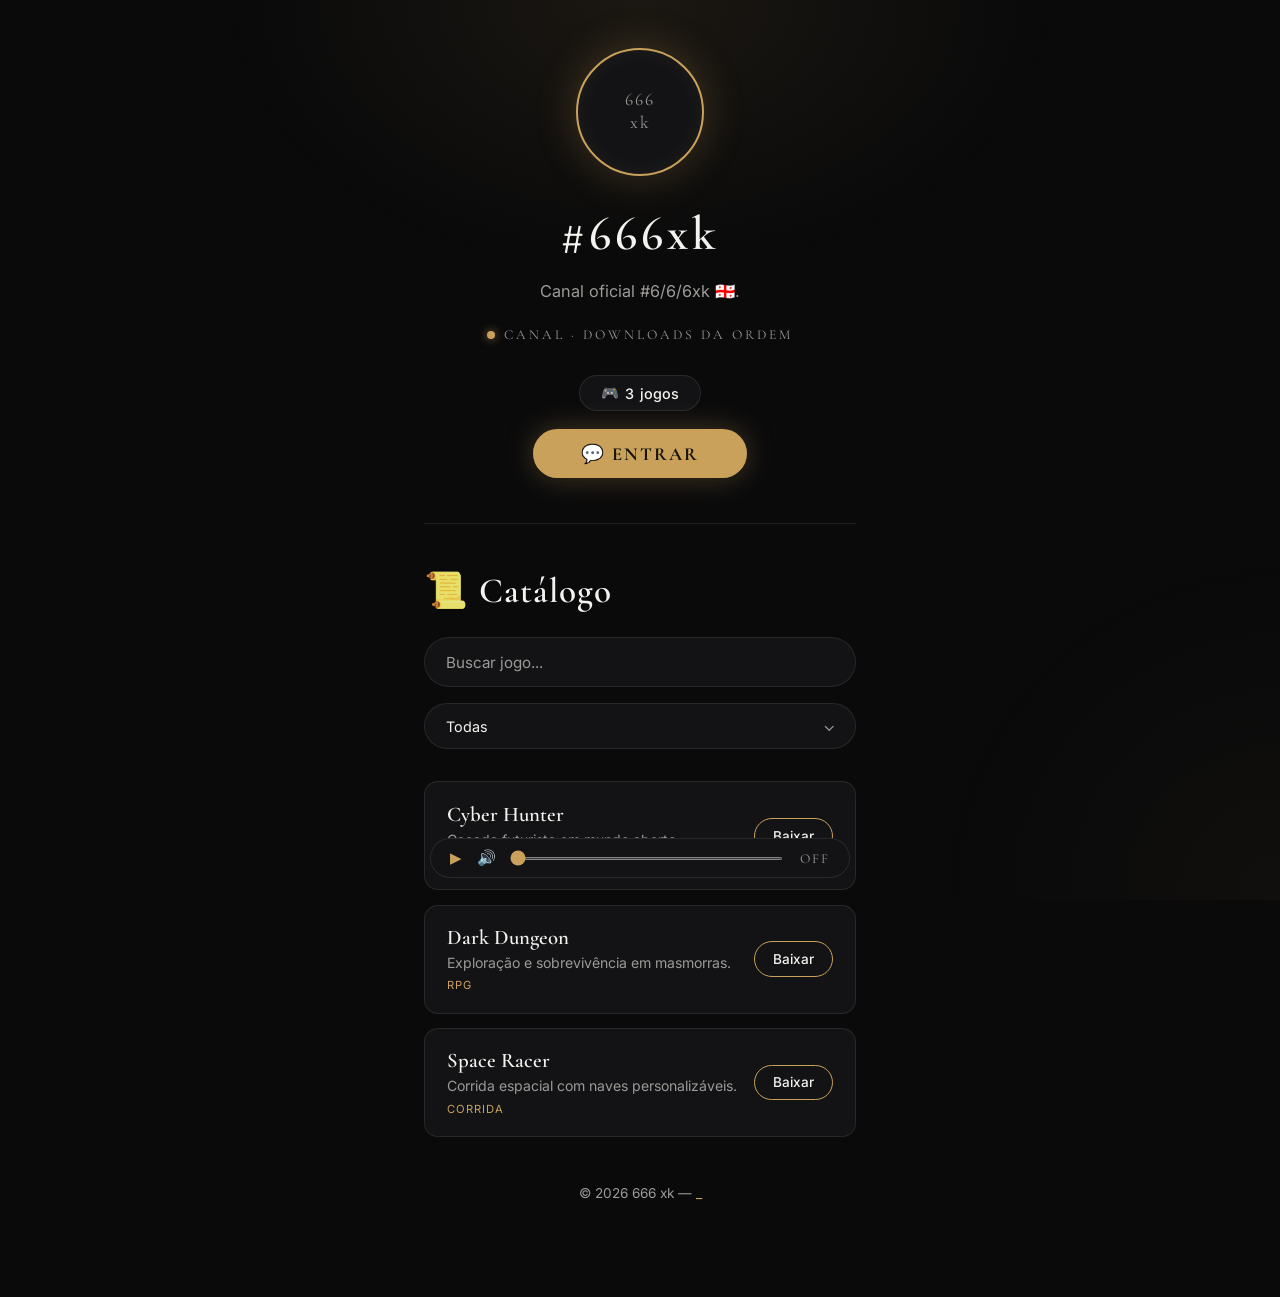
<file: index.html>
<!DOCTYPE html>
<html lang="pt-BR">
<head>
  <meta charset="UTF-8" />
  <meta name="viewport" content="width=device-width, initial-scale=1.0" />
  <title>666 xk — Catálogo</title>
  <link rel="preconnect" href="https://fonts.googleapis.com">
  <link rel="preconnect" href="https://fonts.gstatic.com" crossorigin>
  <link href="https://fonts.googleapis.com/css2?family=Cormorant+Garamond:ital,wght@0,500;0,600;0,700;1,500&family=Inter:wght@400;500;600&display=swap" rel="stylesheet">
  <link rel="stylesheet" href="style.css">
</head>
<body>

  <div class="bg-glow"></div>

  <main class="page">

    <!-- CANAL -->
    <section class="channel">
      <div class="avatar">
        <span>666<br>xk</span>
      </div>

      <h1 class="channel-title">
        <span class="hash">#</span><span class="num">666</span><span class="xk">xk</span>
      </h1>

      <p class="channel-desc">Canal oficial #6/6/6xk 🇬🇪.</p>

      <div class="channel-meta">
        <span class="dot"></span>
        <span>Canal &middot; Downloads da Ordem</span>
      </div>

      <div class="channel-actions">
        <span class="pill" id="games-count-pill">🎮 <span id="games-count">0</span> jogos</span>
        <a href="https://whatsapp.com/channel/0029Vb8XsOg7dmeZYaHEhg3p" target="_blank" class="btn-entrar">💬 Entrar</a>
      </div>
    </section>

    <hr class="divider">

    <!-- CATALOGO -->
    <section class="catalogo">
      <h2 class="catalogo-title"><span class="scroll">📜</span> Catálogo</h2>

      <input type="text" id="search-input" class="search-input" placeholder="Buscar jogo...">

      <div class="select-wrap">
        <select id="category-select" class="category-select">
          <option value="todas">Todas</option>
        </select>
        <span class="select-arrow">⌄</span>
      </div>

      <div class="games-grid" id="games-grid"></div>
      <p class="empty-msg" id="empty-msg" style="display:none;">Nenhum jogo encontrado.</p>
    </section>

    <footer class="site-footer">
      <p>© 2026 666 xk — <span class="blink">_</span></p>
    </footer>
  </main>

  <!-- PLAYER -->
  <div class="audio-bar">
    <button class="audio-btn" id="play-btn" aria-label="Tocar música">▶</button>
    <button class="audio-btn" id="mute-btn" aria-label="Mudo">🔊</button>
    <input type="range" id="volume-slider" class="volume-slider" min="0" max="100" value="0">
    <span class="audio-state" id="audio-state">OFF</span>
  </div>

  <script src="script.js"></script>
</body>
</html>
</file>
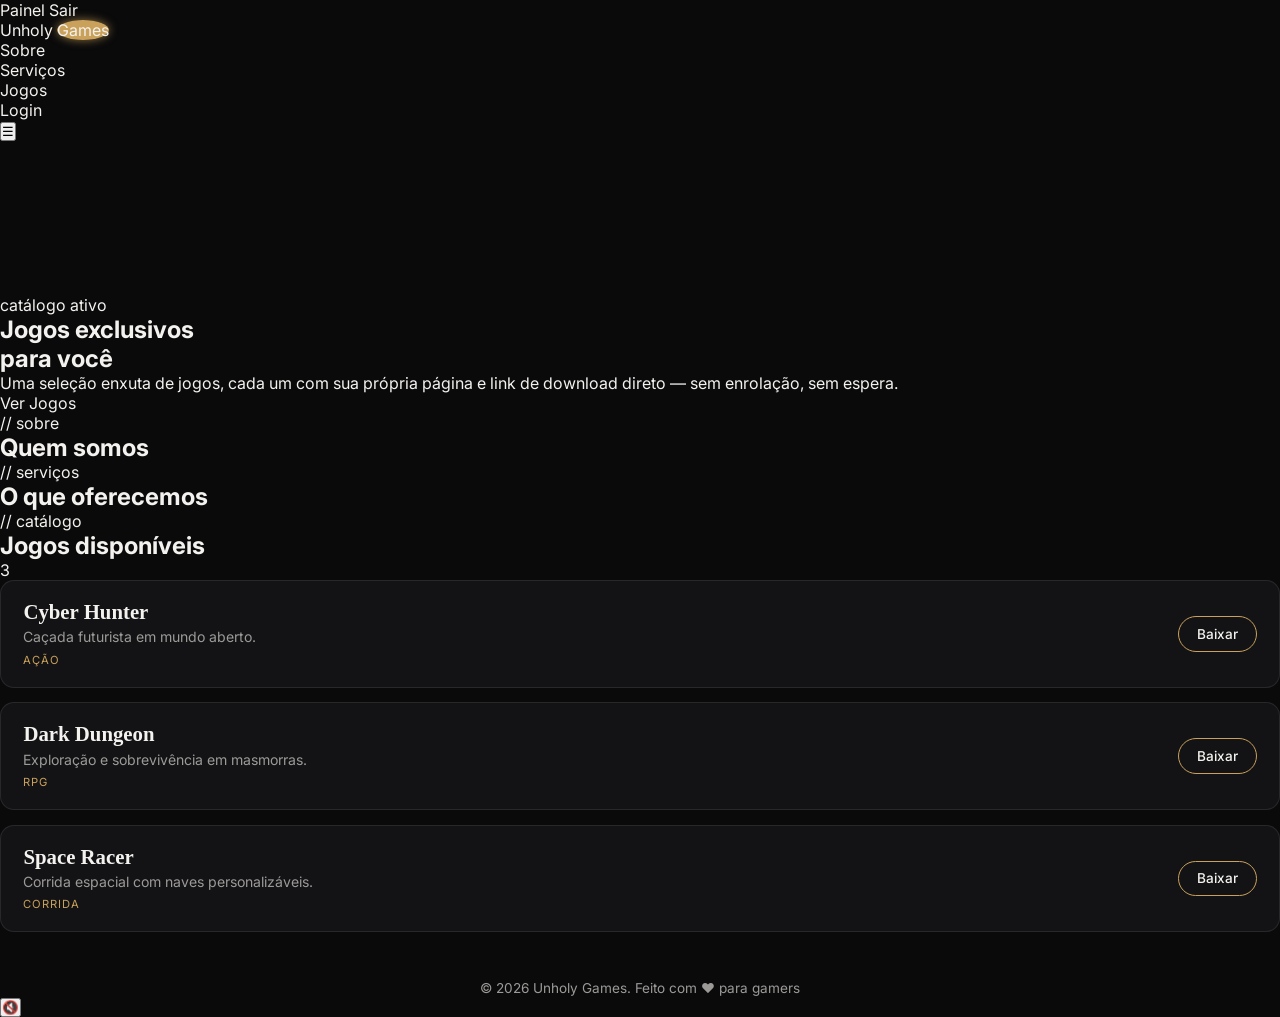
<file: Index.html>
<!DOCTYPE html>
<html lang="pt-BR">
<head>
<meta charset="UTF-8" />
<meta name="viewport" content="width=device-width, initial-scale=1.0" />
<title>Unholy Games — Jogos exclusivos para você</title>
<meta name="description" content="Catálogo de jogos exclusivos com download direto e link único por título." />
<link rel="preconnect" href="https://fonts.googleapis.com">
<link rel="preconnect" href="https://fonts.gstatic.com" crossorigin>
<link href="https://fonts.googleapis.com/css2?family=Inter:wght@400;500;600;700;800&display=swap" rel="stylesheet">
<link rel="stylesheet" href="style.css">
</head>
<body>

<div class="admin-bar">
  <div class="container">
    <a href="admin.html">Painel</a>
    <a href="#" class="admin-logout">Sair</a>
  </div>
</div>

<header class="site-header">
  <div class="container">
    <a class="logo" href="index.html">Unholy <span class="dot">Games</span></a>
    <nav>
      <ul class="nav-links">
        <li><a href="#sobre">Sobre</a></li>
        <li><a href="#servicos">Serviços</a></li>
        <li><a href="#jogos">Jogos</a></li>
        <li><a href="admin.html">Login</a></li>
      </ul>
    </nav>
    <button class="nav-toggle" aria-label="Abrir menu">☰</button>
  </div>
</header>

<section class="hero">
  <canvas id="matrix-canvas"></canvas>
  <div class="container">
    <p class="hero-eyebrow">catálogo ativo</p>
    <h1>Jogos exclusivos<br>para você</h1>
    <p>Uma seleção enxuta de jogos, cada um com sua própria página e link de download direto — sem enrolação, sem espera.</p>
    <a href="#jogos" class="btn btn-primary">Ver Jogos</a>
  </div>
</section>

<section class="section" id="sobre">
  <div class="container">
    <p class="section-tag">// sobre</p>
    <h2 class="section-title">Quem somos</h2>
    <div class="about-grid">
      <div>
        <p class="prose" id="about-text"></p>
      </div>
      <div class="media">
        <img id="about-image" alt="Imagem sobre a Unholy Games" style="display:none;">
      </div>
    </div>
  </div>
</section>

<section class="section" id="servicos">
  <div class="container">
    <p class="section-tag">// serviços</p>
    <h2 class="section-title">O que oferecemos</h2>
    <div class="services-grid">
      <div class="media">
        <img id="services-image" alt="Imagem dos serviços" style="display:none;">
      </div>
      <div>
        <p class="prose" id="services-text"></p>
      </div>
    </div>
  </div>
</section>

<section class="section" id="jogos" style="border-bottom:none;">
  <div class="container">
    <p class="section-tag">// catálogo</p>
    <div class="games-toolbar">
      <h2 class="section-title" style="margin-bottom:0;">Jogos disponíveis</h2>
      <span class="games-count" id="games-count"></span>
    </div>
    <div class="games-grid" id="games-grid"></div>
  </div>
</section>

<footer class="site-footer">
  <div class="container">© 2026 Unholy Games. Feito com ❤️ para gamers</div>
</footer>

<button class="music-toggle" id="music-toggle" aria-label="Ativar ou desativar música">🔇</button>

<script src="script.js"></script>
</body>
        </html>
</file>
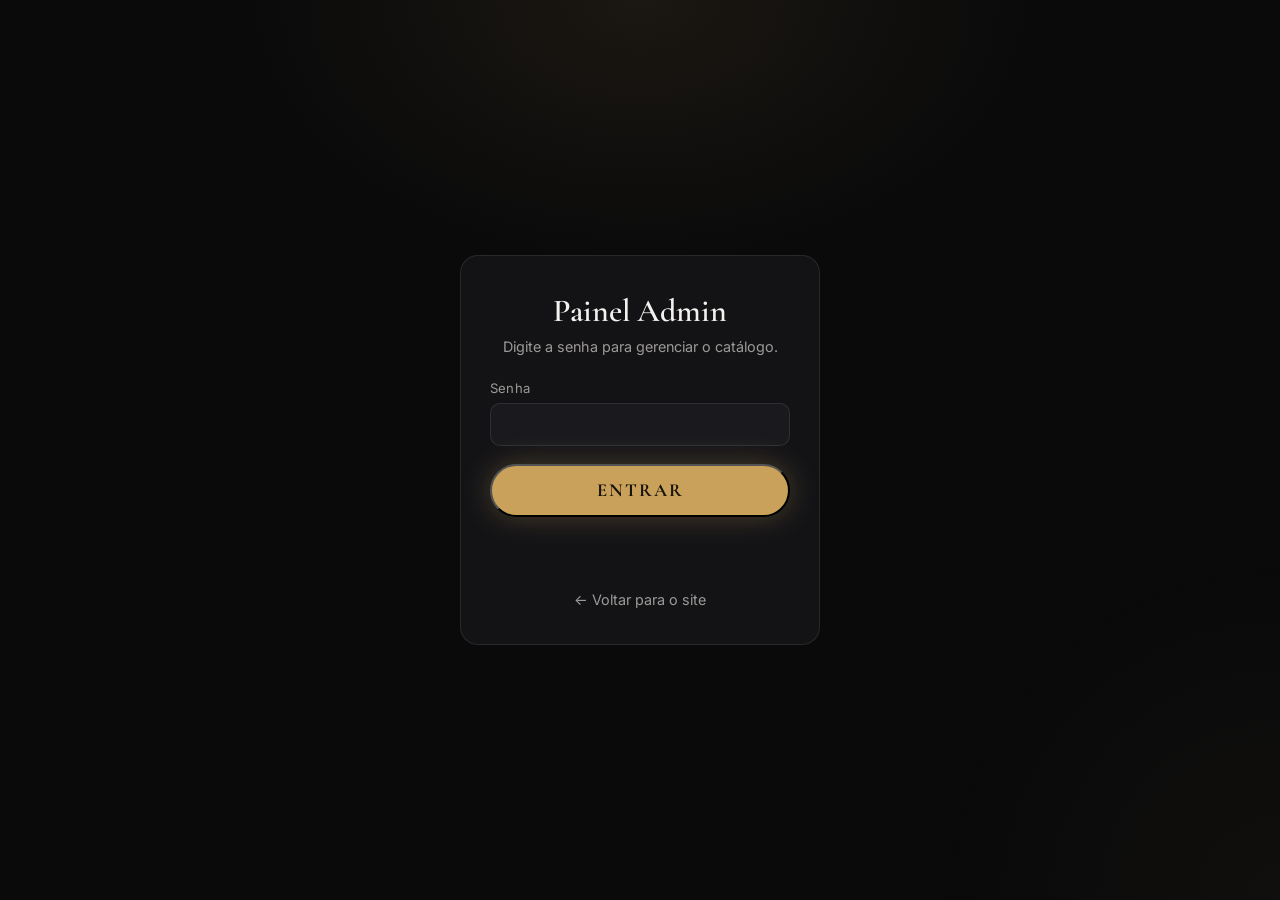
<file: admin.html>
<!DOCTYPE html>
<html lang="pt-BR">
<head>
<meta charset="UTF-8" />
<meta name="viewport" content="width=device-width, initial-scale=1.0" />
<title>Painel Admin — 666 xk</title>
<meta name="robots" content="noindex">
<link rel="preconnect" href="https://fonts.googleapis.com">
<link rel="preconnect" href="https://fonts.gstatic.com" crossorigin>
<link href="https://fonts.googleapis.com/css2?family=Cormorant+Garamond:ital,wght@0,500;0,600;0,700;1,500&family=Inter:wght@400;500;600&display=swap" rel="stylesheet">
<link rel="stylesheet" href="style.css">
</head>
<body>

<div class="bg-glow"></div>

<!-- ============ LOGIN ============ -->
<div class="login-wrap" id="login-wrap">
  <div class="login-card">
    <h1>Painel Admin</h1>
    <p class="hint">Digite a senha para gerenciar o catálogo.</p>
    <form id="login-form">
      <div class="field">
        <label for="login-password">Senha</label>
        <input type="password" id="login-password" autocomplete="current-password" required />
      </div>
      <button type="submit" class="btn-entrar btn-block">Entrar</button>
      <p class="error-msg" id="login-error"></p>
    </form>
    <p class="back-link-wrap"><a href="index.html" class="back-link">← Voltar para o site</a></p>
  </div>
</div>

<!-- ============ ADMIN SHELL ============ -->
<div class="admin-shell" id="admin-shell" style="display:none;">
  <header class="admin-header">
    <div class="admin-header-inner">
      <a class="admin-logo" href="index.html">666 <span class="xk">xk</span></a>
      <button class="btn-outline-sm" id="logout-btn">Sair</button>
    </div>
  </header>

  <div class="admin-layout">
    <nav class="admin-nav">
      <button class="active" data-panel="panel-add-game">🎮 Adicionar Jogo</button>
      <button data-panel="panel-games">📋 Lista de Jogos</button>
      <button data-panel="panel-backup">💾 Backup</button>
      <button data-panel="panel-password">🔑 Senha</button>
    </nav>

    <main class="admin-main">

      <!-- ADD GAME -->
      <section class="panel active" id="panel-add-game">
        <h2>Adicionar Jogo</h2>
        <p class="desc">Publique um jogo novo — ele aparece direto no catálogo do site (neste navegador).</p>
        <form id="game-form" class="card">
          <div class="field">
            <label for="game-title">Título do jogo *</label>
            <input type="text" id="game-title" required />
          </div>
          <div class="field">
            <label for="game-category">Categoria</label>
            <input type="text" id="game-category" placeholder="Ex: Ação, RPG, Corrida" />
          </div>
          <div class="field">
            <label for="game-download-url">Link de download (URL do arquivo) *</label>
            <input type="url" id="game-download-url" placeholder="https://exemplo.com/arquivo.zip" required />
          </div>
          <div class="field">
            <label for="game-description">Descrição</label>
            <textarea id="game-description"></textarea>
          </div>
          <div class="field">
            <label for="game-cover-url">URL da capa (opcional)</label>
            <input type="url" id="game-cover-url" placeholder="https://exemplo.com/capa.jpg" />
          </div>
          <div class="field">
            <label for="game-size">Tamanho do arquivo (opcional)</label>
            <input type="text" id="game-size" placeholder="Ex: 2.4 GB" />
          </div>
          <button type="submit" class="btn-entrar">Publicar jogo</button>
        </form>
      </section>

      <!-- GAMES LIST -->
      <section class="panel" id="panel-games">
        <h2>Lista de Jogos <span class="count-tag">(<span id="games-total">0</span>)</span></h2>
        <p class="desc">Copie o link único de cada jogo pra compartilhar, ou exclua um título do catálogo.</p>
        <div class="card" id="games-list"></div>
      </section>

      <!-- BACKUP -->
      <section class="panel" id="panel-backup">
        <h2>Backup</h2>
        <p class="desc">Exporte todos os jogos num arquivo JSON, ou importe um backup existente (útil pra levar o catálogo pra outro navegador/aparelho).</p>
        <div class="card">
          <div class="field">
            <label>Exportar dados</label>
            <button type="button" class="btn-entrar" id="export-btn">⬇ Exportar backup (.json)</button>
          </div>
          <div class="field">
            <label for="import-input">Importar dados</label>
            <input type="file" id="import-input" accept="application/json" />
          </div>
        </div>
      </section>

      <!-- PASSWORD -->
      <section class="panel" id="panel-password">
        <h2>Alterar Senha</h2>
        <p class="desc">Troque a senha de acesso ao painel.</p>
        <form id="password-form" class="card">
          <div class="field">
            <label for="current-password">Senha atual</label>
            <input type="password" id="current-password" required />
          </div>
          <div class="field">
            <label for="new-password">Nova senha</label>
            <input type="password" id="new-password" required />
          </div>
          <button type="submit" class="btn-entrar">Salvar nova senha</button>
          <p class="error-msg" id="password-error"></p>
          <p class="success-msg" id="password-success"></p>
        </form>
      </section>

    </main>
  </div>
</div>

<script src="script.js"></script>
</body>
</html>
</file>
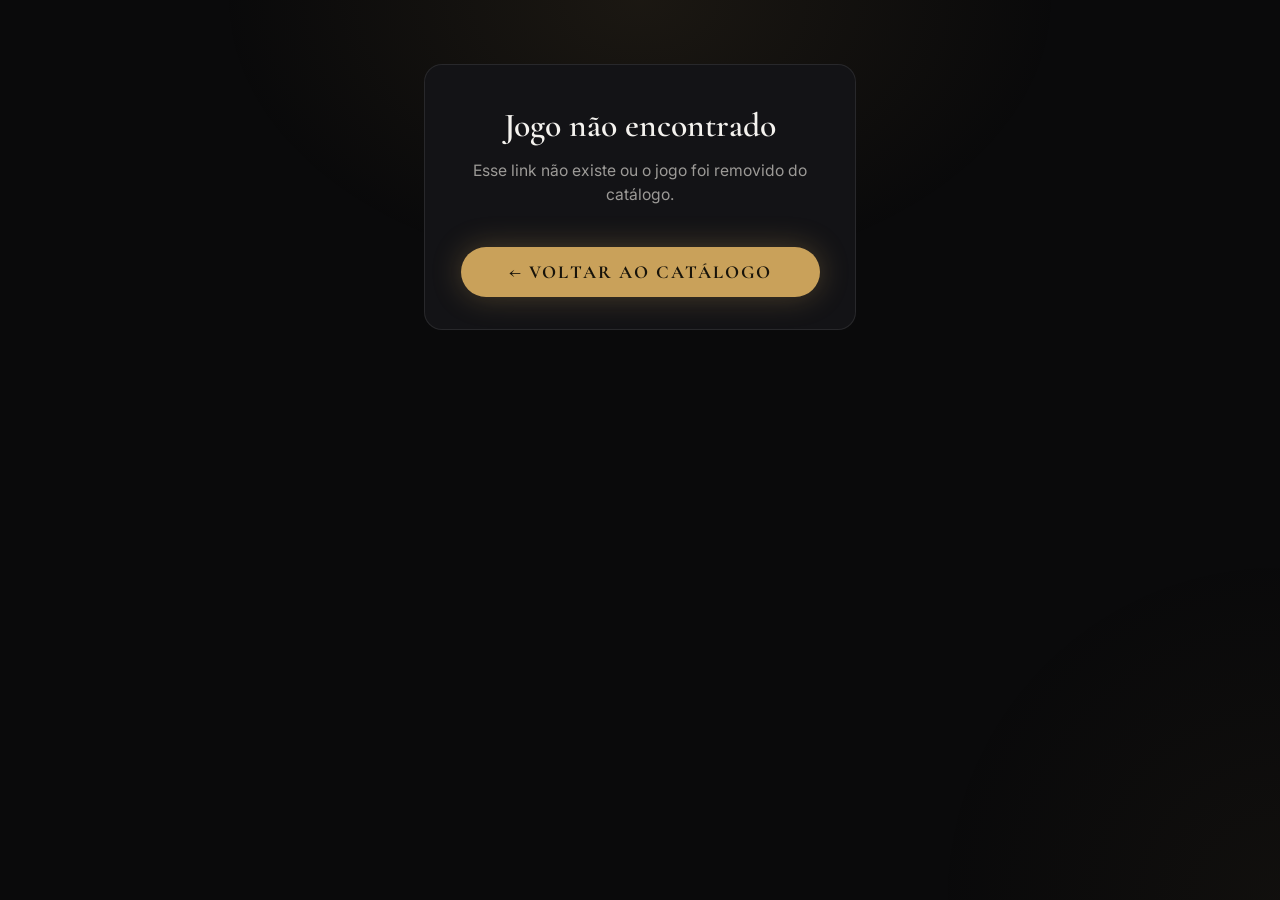
<file: download.html>
<!DOCTYPE html>
<html lang="pt-BR">
<head>
<meta charset="UTF-8" />
<meta name="viewport" content="width=device-width, initial-scale=1.0" />
<title>Download — 666 xk</title>
<link rel="preconnect" href="https://fonts.googleapis.com">
<link rel="preconnect" href="https://fonts.gstatic.com" crossorigin>
<link href="https://fonts.googleapis.com/css2?family=Cormorant+Garamond:ital,wght@0,500;0,600;0,700;1,500&family=Inter:wght@400;500;600&display=swap" rel="stylesheet">
<link rel="stylesheet" href="style.css">
</head>
<body>

<div class="bg-glow"></div>

<main class="page">
  <div id="download-root"></div>
</main>

<script src="script.js"></script>
</body>
</html>
</file>
<file: style.css>
/* =========================================================
   666 xk — tokens
   bg:        #0a0a0b   card/surface: #131316   border: rgba(255,255,255,.08)
   gold:      #c9a15a   (accent only: ring, dot, icons, primary button)
   text:      #f4f2ee   (all lettering — white/off-white)
   text-dim:  #9c9a97   (secondary copy)
   display font: Cormorant Garamond (headings, buttons, labels)
   body font:    Inter (inputs, placeholders, fine print)
   ========================================================= */

* { margin: 0; padding: 0; box-sizing: border-box; }

:root {
  --bg: #0a0a0b;
  --surface: #131316;
  --surface-2: #1a1a1e;
  --border: rgba(255, 255, 255, 0.09);
  --gold: #c9a15a;
  --gold-soft: rgba(201, 161, 90, 0.16);
  --text: #f4f2ee;
  --text-dim: #9c9a97;
}

html { scroll-behavior: smooth; }

body {
  background: var(--bg);
  color: var(--text);
  font-family: 'Inter', sans-serif;
  min-height: 100vh;
  position: relative;
  overflow-x: hidden;
}

a { text-decoration: none; color: inherit; }

/* ambient background glow, no matrix rain */
.bg-glow {
  position: fixed;
  inset: 0;
  z-index: 0;
  background:
    radial-gradient(ellipse 600px 400px at 50% 0%, rgba(201, 161, 90, 0.09), transparent 70%),
    radial-gradient(ellipse 500px 500px at 100% 100%, rgba(201, 161, 90, 0.04), transparent 70%);
  pointer-events: none;
}

.page {
  position: relative;
  z-index: 1;
  max-width: 480px;
  margin: 0 auto;
  padding: 3rem 1.5rem 6rem;
}

/* ===== CANAL ===== */
.channel {
  text-align: center;
}

.avatar {
  width: 128px;
  height: 128px;
  margin: 0 auto 1.8rem;
  border-radius: 50%;
  border: 2px solid var(--gold);
  box-shadow: 0 0 40px rgba(201, 161, 90, 0.25), inset 0 0 20px rgba(201, 161, 90, 0.08);
  display: flex;
  align-items: center;
  justify-content: center;
  background: var(--surface);
}

.avatar span {
  font-family: 'Cormorant Garamond', serif;
  font-size: 1.1rem;
  letter-spacing: 2px;
  color: var(--text-dim);
  text-align: center;
  line-height: 1.3;
}

.channel-title {
  font-family: 'Cormorant Garamond', serif;
  font-weight: 600;
  font-size: 3rem;
  letter-spacing: 4px;
  margin-bottom: 1rem;
  color: var(--text);
}

.channel-title .hash { color: var(--text); }
.channel-title .num { color: var(--text); }
.channel-title .xk { color: var(--text); }

.channel-desc {
  color: var(--text-dim);
  font-size: 1.02rem;
  max-width: 360px;
  margin: 0 auto 1.4rem;
  line-height: 1.55;
}

.channel-meta {
  display: flex;
  align-items: center;
  justify-content: center;
  gap: 0.6rem;
  font-family: 'Cormorant Garamond', serif;
  letter-spacing: 3px;
  text-transform: uppercase;
  font-size: 0.85rem;
  color: var(--text-dim);
  margin-bottom: 2rem;
}

.dot {
  width: 8px;
  height: 8px;
  border-radius: 50%;
  background: var(--gold);
  box-shadow: 0 0 10px rgba(201, 161, 90, 0.7);
  flex-shrink: 0;
}

.channel-actions {
  display: flex;
  flex-direction: column;
  align-items: center;
  gap: 1.1rem;
}

.pill {
  display: inline-flex;
  align-items: center;
  gap: 0.4rem;
  background: var(--surface);
  border: 1px solid var(--border);
  color: var(--text);
  font-family: 'Inter', sans-serif;
  font-size: 0.9rem;
  font-weight: 500;
  padding: 0.5rem 1.3rem;
  border-radius: 999px;
}

.btn-entrar {
  display: inline-flex;
  align-items: center;
  gap: 0.5rem;
  background: var(--gold);
  color: #17130a;
  font-family: 'Cormorant Garamond', serif;
  font-weight: 700;
  font-size: 1.15rem;
  letter-spacing: 2px;
  text-transform: uppercase;
  padding: 0.85rem 3rem;
  border-radius: 999px;
  box-shadow: 0 0 30px rgba(201, 161, 90, 0.3);
  transition: transform 0.2s, box-shadow 0.2s;
}

.btn-entrar:hover {
  transform: translateY(-2px);
  box-shadow: 0 0 45px rgba(201, 161, 90, 0.45);
}

/* ===== DIVIDER ===== */
.divider {
  border: none;
  border-top: 1px solid var(--border);
  margin: 2.8rem 0;
}

/* ===== CATALOGO ===== */
.catalogo-title {
  font-family: 'Cormorant Garamond', serif;
  font-weight: 600;
  font-size: 2.2rem;
  letter-spacing: 1px;
  color: var(--text);
  display: flex;
  align-items: center;
  gap: 0.6rem;
  margin-bottom: 1.6rem;
}

.catalogo-title .scroll {
  filter: sepia(1) saturate(3) hue-rotate(-10deg) brightness(0.9);
}

.search-input {
  width: 100%;
  background: var(--surface);
  border: 1px solid var(--border);
  color: var(--text);
  font-family: 'Inter', sans-serif;
  font-size: 0.95rem;
  padding: 0.9rem 1.3rem;
  border-radius: 999px;
  margin-bottom: 1rem;
  transition: border-color 0.2s;
}

.search-input::placeholder { color: var(--text-dim); }
.search-input:focus { outline: none; border-color: var(--gold); }

.select-wrap {
  position: relative;
  margin-bottom: 2rem;
}

.category-select {
  width: 100%;
  appearance: none;
  background: var(--surface);
  border: 1px solid var(--border);
  color: var(--text);
  font-family: 'Inter', sans-serif;
  font-size: 0.9rem;
  padding: 0.85rem 1.3rem;
  border-radius: 999px;
  cursor: pointer;
}

.category-select:focus { outline: none; border-color: var(--gold); }

.select-arrow {
  position: absolute;
  right: 1.3rem;
  top: 50%;
  transform: translateY(-55%);
  color: var(--text-dim);
  pointer-events: none;
}

/* ===== GAME CARDS ===== */
.games-grid {
  display: flex;
  flex-direction: column;
  gap: 0.9rem;
}

.game-card {
  background: var(--surface);
  border: 1px solid var(--border);
  border-radius: 14px;
  padding: 1.2rem 1.4rem;
  display: flex;
  align-items: center;
  justify-content: space-between;
  gap: 1rem;
  transition: border-color 0.2s, transform 0.2s;
}

.game-card:hover {
  border-color: var(--gold-soft);
  transform: translateY(-2px);
}

.game-card .game-info h3 {
  font-family: 'Cormorant Garamond', serif;
  font-weight: 600;
  font-size: 1.3rem;
  color: var(--text);
  margin-bottom: 0.2rem;
}

.game-card .game-info p {
  color: var(--text-dim);
  font-size: 0.88rem;
  line-height: 1.4;
}

.game-card .game-cat {
  display: inline-block;
  font-size: 0.7rem;
  letter-spacing: 1px;
  text-transform: uppercase;
  color: var(--gold);
  margin-top: 0.35rem;
}

.btn-download {
  flex-shrink: 0;
  border: 1px solid var(--gold);
  color: var(--text);
  font-family: 'Inter', sans-serif;
  font-size: 0.85rem;
  font-weight: 500;
  padding: 0.55rem 1.1rem;
  border-radius: 999px;
  transition: background 0.2s, color 0.2s;
}

.btn-download:hover {
  background: var(--gold);
  color: #17130a;
}

.empty-msg {
  text-align: center;
  color: var(--text-dim);
  font-size: 0.95rem;
  padding: 2rem 0;
}

/* ===== FOOTER ===== */
.site-footer {
  text-align: center;
  color: var(--text-dim);
  font-size: 0.85rem;
  margin-top: 3rem;
}

.blink { animation: blink 1s step-end infinite; color: var(--gold); }

@keyframes blink {
  0%, 100% { opacity: 1; }
  50% { opacity: 0; }
  }

/* ===== AUDIO BAR ===== */
.audio-bar {
  position: fixed;
  left: 0;
  right: 0;
  bottom: 0;
  z-index: 10;
  display: flex;
  align-items: center;
  gap: 0.9rem;
  max-width: 420px;
  margin: 0 auto 1.4rem;
  background: var(--surface);
  border: 1px solid var(--border);
  border-radius: 999px;
  padding: 0.6rem 1.2rem;
  backdrop-filter: blur(8px);
}

.audio-btn {
  background: none;
  border: none;
  color: var(--gold);
  font-size: 0.95rem;
  cursor: pointer;
  flex-shrink: 0;
}

.volume-slider {
  flex: 1;
  accent-color: var(--gold);
  height: 3px;
}

.audio-state {
  font-family: 'Cormorant Garamond', serif;
  letter-spacing: 2px;
  font-size: 0.85rem;
  color: var(--text-dim);
  flex-shrink: 0;
  width: 32px;
  text-align: right;
}

/* ===== DOWNLOAD PAGE ===== */
.download-card {
  background: var(--surface);
  border: 1px solid var(--border);
  border-radius: 18px;
  padding: 2rem 1.6rem;
  text-align: center;
  margin-top: 1rem;
}

.download-cover {
  width: 100%;
  max-height: 220px;
  object-fit: cover;
  border-radius: 12px;
  margin-bottom: 1.2rem;
}

.download-card h1 {
  font-family: 'Cormorant Garamond', serif;
  font-weight: 600;
  font-size: 2.1rem;
  color: var(--text);
  margin: 0.5rem 0 0.8rem;
}

.download-desc {
  color: var(--text-dim);
  font-size: 0.98rem;
  line-height: 1.55;
  margin-bottom: 1rem;
}

.download-size {
  color: var(--text-dim);
  font-size: 0.9rem;
  margin-bottom: 1.4rem;
}

.back-link {
  display: inline-block;
  margin-top: 1.4rem;
  color: var(--text-dim);
  font-size: 0.9rem;
  border-bottom: 1px solid transparent;
  transition: border-color 0.2s, color 0.2s;
}

.back-link:hover {
  color: var(--text);
  border-color: var(--text-dim);
}

/* ===== ADMIN — LOGIN ===== */
.login-wrap {
  position: relative;
  z-index: 1;
  min-height: 100vh;
  display: flex;
  align-items: center;
  justify-content: center;
  padding: 1.5rem;
}

.login-card {
  width: 100%;
  max-width: 360px;
  background: var(--surface);
  border: 1px solid var(--border);
  border-radius: 18px;
  padding: 2.2rem 1.8rem;
  text-align: center;
}

.login-card h1 {
  font-family: 'Cormorant Garamond', serif;
  font-weight: 600;
  font-size: 2rem;
  color: var(--text);
  margin-bottom: 0.5rem;
}

.hint {
  color: var(--text-dim);
  font-size: 0.9rem;
  margin-bottom: 1.6rem;
}

.field {
  text-align: left;
  margin-bottom: 1.1rem;
}

.field label {
  display: block;
  font-size: 0.82rem;
  color: var(--text-dim);
  margin-bottom: 0.4rem;
  letter-spacing: 0.3px;
}

.field input,
.field textarea {
  width: 100%;
  background: var(--surface-2);
  border: 1px solid var(--border);
  color: var(--text);
  font-family: 'Inter', sans-serif;
  font-size: 0.95rem;
  padding: 0.7rem 1rem;
  border-radius: 10px;
}

.field textarea {
  min-height: 90px;
  resize: vertical;
}

.field input:focus,
.field textarea:focus {
  outline: none;
  border-color: var(--gold);
}

.btn-block { width: 100%; text-align: center; justify-content: center; }

.error-msg {
  color: #e0685f;
  font-size: 0.85rem;
  margin-top: 0.8rem;
  min-height: 1.1em;
}

.success-msg {
  color: #7fbf8f;
  font-size: 0.85rem;
  margin-top: 0.8rem;
  min-height: 1.1em;
}

.back-link-wrap { margin-top: 1.5rem; }

/* ===== ADMIN — SHELL ===== */
.admin-shell { position: relative; z-index: 1; min-height: 100vh; }

.admin-header {
  border-bottom: 1px solid var(--border);
  background: rgba(10, 10, 11, 0.85);
  position: sticky;
  top: 0;
  z-index: 5;
}

.admin-header-inner {
  max-width: 960px;
  margin: 0 auto;
  padding: 1rem 1.5rem;
  display: flex;
  align-items: center;
  justify-content: space-between;
}

.admin-logo {
  font-family: 'Cormorant Garamond', serif;
  font-weight: 700;
  font-size: 1.4rem;
  letter-spacing: 2px;
  color: var(--text);
}

.admin-logo .xk { color: var(--gold); }

.btn-outline-sm {
  background: none;
  border: 1px solid var(--border);
  color: var(--text);
  font-family: 'Inter', sans-serif;
  font-size: 0.82rem;
  padding: 0.45rem 1rem;
  border-radius: 999px;
  cursor: pointer;
  transition: border-color 0.2s;
}

.btn-outline-sm:hover { border-color: var(--gold); }
.btn-outline-sm.danger { color: #e0685f; border-color: rgba(224, 104, 95, 0.4); }
.btn-outline-sm.danger:hover { border-color: #e0685f; }

.admin-layout {
  max-width: 960px;
  margin: 0 auto;
  padding: 2rem 1.5rem 5rem;
  display: grid;
  grid-template-columns: 200px 1fr;
  gap: 2rem;
}

.admin-nav {
  display: flex;
  flex-direction: column;
  gap: 0.5rem;
}

.admin-nav button {
  text-align: left;
  background: none;
  border: 1px solid transparent;
  color: var(--text-dim);
  font-family: 'Inter', sans-serif;
  font-size: 0.92rem;
  padding: 0.7rem 1rem;
  border-radius: 10px;
  cursor: pointer;
  transition: 0.2s;
}

.admin-nav button:hover { color: var(--text); }

.admin-nav button.active {
  background: var(--surface);
  border-color: var(--border);
  color: var(--gold);
}

.panel { display: none; }
.panel.active { display: block; }

.panel h2 {
  font-family: 'Cormorant Garamond', serif;
  font-weight: 600;
  font-size: 1.8rem;
  color: var(--text);
  margin-bottom: 0.4rem;
}

.count-tag { color: var(--text-dim); font-size: 1rem; font-family: 'Inter', sans-serif; }

.desc { color: var(--text-dim); font-size: 0.92rem; margin-bottom: 1.3rem; }

.card {
  background: var(--surface);
  border: 1px solid var(--border);
  border-radius: 16px;
  padding: 1.6rem;
}

.admin-game-row {
  display: flex;
  align-items: center;
  justify-content: space-between;
  gap: 1rem;
  padding: 0.9rem 0;
  border-bottom: 1px solid var(--border);
  flex-wrap: wrap;
}

.admin-game-row:last-child { border-bottom: none; }

.admin-game-row strong {
  color: var(--text);
  font-family: 'Cormorant Garamond', serif;
  font-size: 1.15rem;
  margin-right: 0.6rem;
}

.admin-game-actions { display: flex; gap: 0.6rem; flex-shrink: 0; }

@media (max-width: 720px) {
  .admin-layout { grid-template-columns: 1fr; }
  .admin-nav { flex-direction: row; flex-wrap: wrap; }
}

/* ===== RESPONSIVE ===== */
@media (max-width: 420px) {
  .channel-title { font-size: 2.4rem; letter-spacing: 3px; }
  .avatar { width: 108px; height: 108px; }
  .btn-entrar { padding: 0.8rem 2.2rem; }
}
</file>
